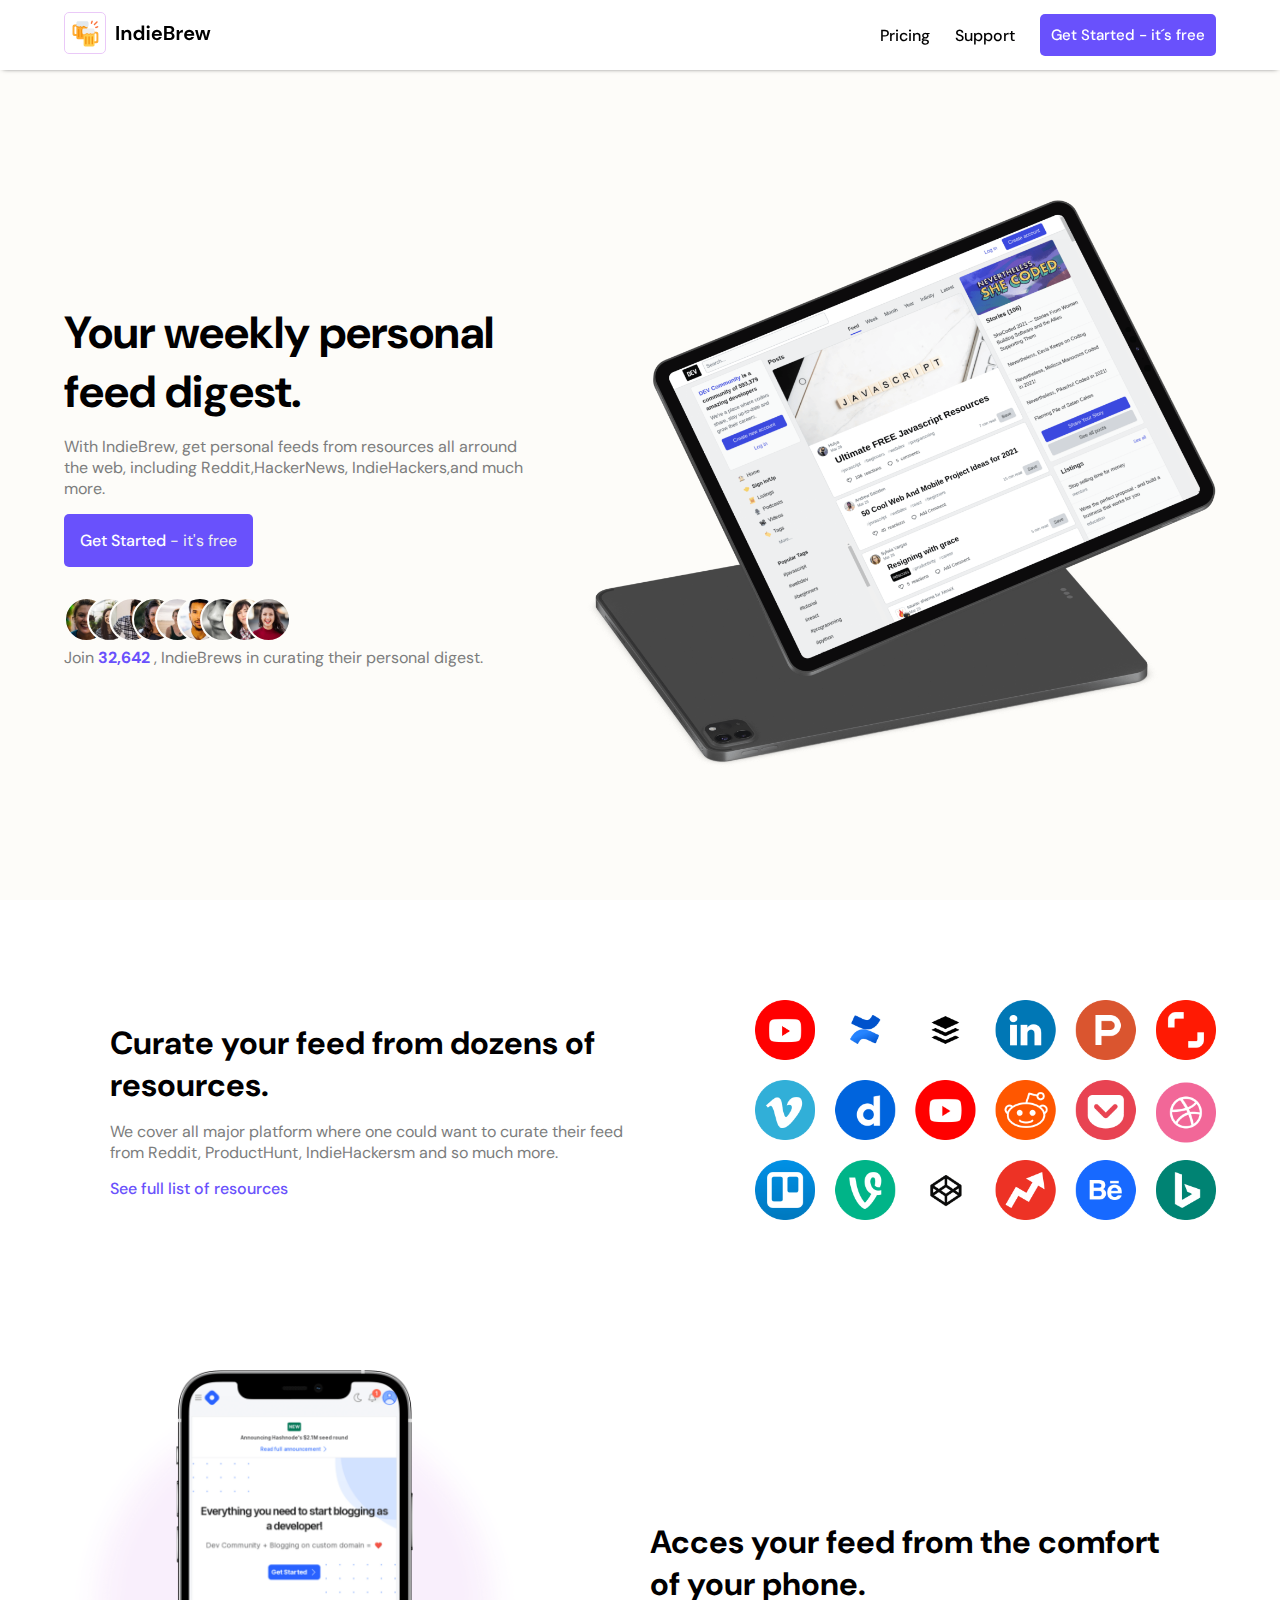
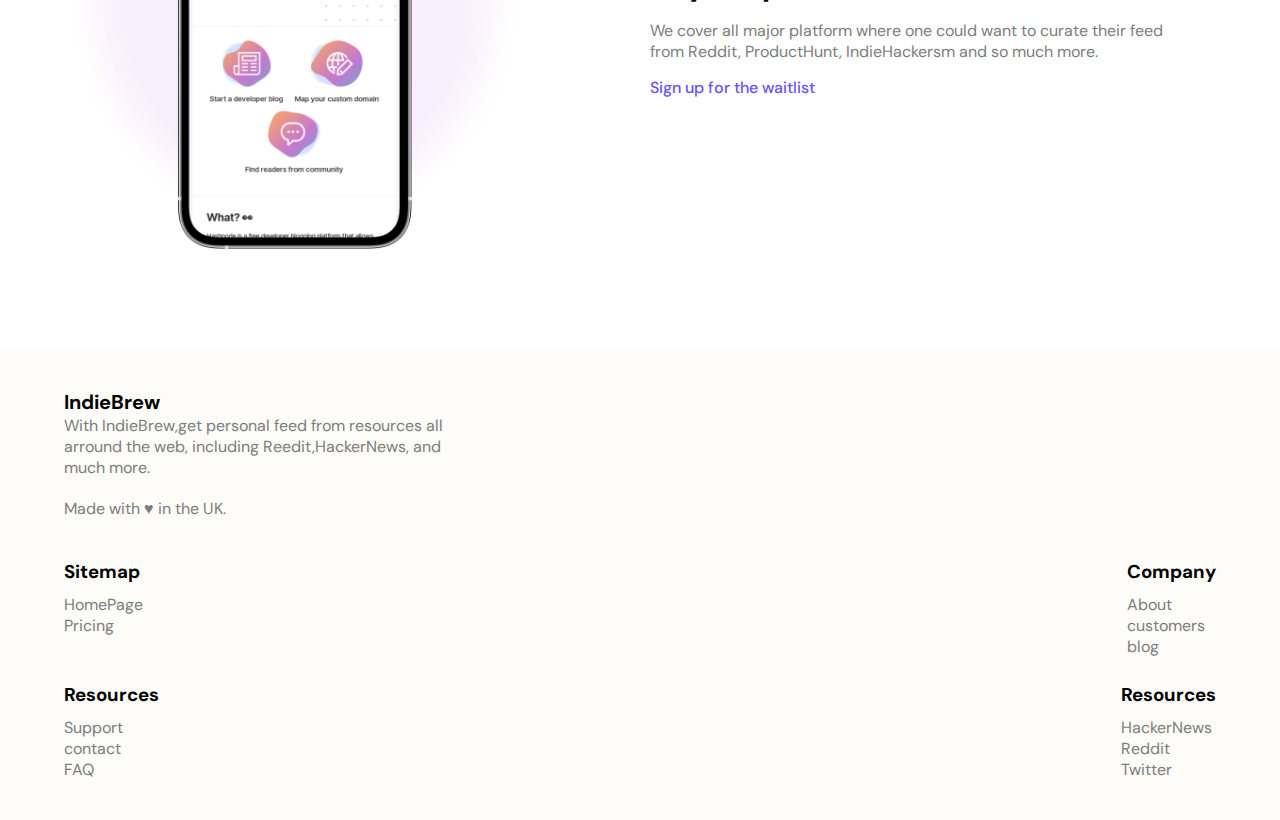
<file: index.html>
<!DOCTYPE html>
<html lang="en">
<head>
  <meta charset="UTF-8">
  <meta http-equiv="X-UA-Compatible" content="IE=edge">
  <meta name="viewport" content="width=device-width, initial-scale=1.0">
  <title>Indie Brew Landing Page</title>
  <link rel="stylesheet" href="https://cdnjs.cloudflare.com/ajax/libs/font-awesome/6.2.0/css/all.min.css" integrity="sha512-xh6O/CkQoPOWDdYTDqeRdPCVd1SpvCA9XXcUnZS2FmJNp1coAFzvtCN9BmamE+4aHK8yyUHUSCcJHgXloTyT2A==" crossorigin="anonymous" referrerpolicy="no-referrer" />

  <link rel="preconnect" href="https://fonts.googleapis.com">
  <link rel="preconnect" href="https://fonts.gstatic.com" crossorigin>
  <link href="https://fonts.googleapis.com/css2?family=DM+Sans:wght@400;500;700&display=swap" rel="stylesheet">

  <link rel="stylesheet" href="assets/css/index.css">


</head>
<body>
  <!--  HEADER   -->
  <header class="header">
      <a href="#" class="header__logo">
        <img src="assets/svg/Logo.svg" alt="image logo brand">
      </a>
      <input type="checkbox" id="check-menu" class="checkbox">
      <label for="check-menu" class="header__menu"></label>
      
      <nav class="header__nav">
        <ul class="links">
          <li class="links__item">
            <a href="#" class="link">Pricing</a>
          </li>
          <li class="links__item">
            <a href="#" class="link">Support</a>
          </li>
          <li class="links__item">
            <a href="#" class="cta-sm">Get Started
              <span>  - it´s free</span>
            </a>
          </li>
        </ul>
      </nav>
  </header> 

    <!-- HERO -->
    <section class="hero container">
        <img class="hero__image" src="assets/img/Feed Mockup.png" alt="hero image">
        <div class="hero__content">
          <h1 class="title">Your weekly personal feed digest.</h1>
          <p class="paragraph">With IndieBrew, get personal feeds from
            resources all arround the web, including Reddit,HackerNews,
            IndieHackers,and much more.
          </p>
          <a href="./formulario.html" class="cta">Get Started 
            <span>- it's free</span>
          </a>
          <div class="hero__users">
            <img class="user__img" src="assets/svg/User Avatars.svg" alt="user avatar image">
            <p class="paragraph">Join <span>32,642</span> , IndieBrews in curating their
            personal digest.
            </p>
          </div>

      </div>
    </section>   

    <!-- MAIN  -->
    <main class="main ">
      
      <!-- Social Feed -->
      <section class="feed container">
          <img class="feed__img" src="assets/img/Social Media Icons.png" alt="social icons image">
        <div class="content">
          <h2 class="subtitle">Curate your feed from dozens of resources.</h2>
          <p class="paragraph">We cover all major platform where one could
            want to curate their feed from Reddit, ProductHunt, IndieHackersm and
            so much more.
          </p>
          <a href="#" class="cta-l">
            See full list of resources 
            <i class="fa-solid fa-arrow-right-long"></i>
          </a>
        </div>
      </section>  

      <!--Access -->
      <section class="access container">
          <img class="access__img" src="assets/img/Phone Mockup.png" alt="phone icon image">
        <div class="content">
          <h2 class="subtitle">Acces your feed from the comfort of your phone.</h2>
          <p class="paragraph">We cover all major platform where one could
            want to curate their feed from Reddit, ProductHunt, IndieHackersm and
            so much more.
          </p>
          <a href="#" class="cta-l">
            Sign up for the waitlist
            <i class="fa-solid fa-arrow-right-long"></i>
          </a>
        </div>
      </section>  
    </main>

    <!-- FOOTER -->
    <footer class="footer">
      <div class="container">
        <div class="footer__info">
          <h3 class="title-sm">IndieBrew</h3>
          <p class="paragraph">With IndieBrew,get personal feed from resources all arround the web, including Reedit,HackerNews,
            and much more.</p>
          <p class="paragraph">Made with ♥ in the UK.</p>
        </div>
  
        <nav class="footer__nav">
          <ul class="nav__links">
            <h3 class="nav__title">Sitemap</h3>
            <li class="nav__item">HomePage</li>
            <li class="nav__item">Pricing</li>
          </ul>
          <ul class="nav__links">
            <h3 class="nav__title">Company</h3>
            <li class="nav__item">About</li>
            <li class="nav__item">customers</li>
            <li class="nav__item">blog</li>
          </ul>
          <ul class="nav__links">
            <h3 class="nav__title">Resources</h3>
            <li class="nav__item">Support</li>
            <li class="nav__item">contact</li>
            <li class="nav__item">FAQ</li>
          </ul>
          <ul class="nav__links">
            <h3 class="nav__title">Resources</h3>
            <li class="nav__item">HackerNews</li>
            <li class="nav__item">Reddit</li>
            <li class="nav__item">Twitter</li>
          </ul>
        </nav>

      </div>
    </footer>
</body>
</html>
</file>
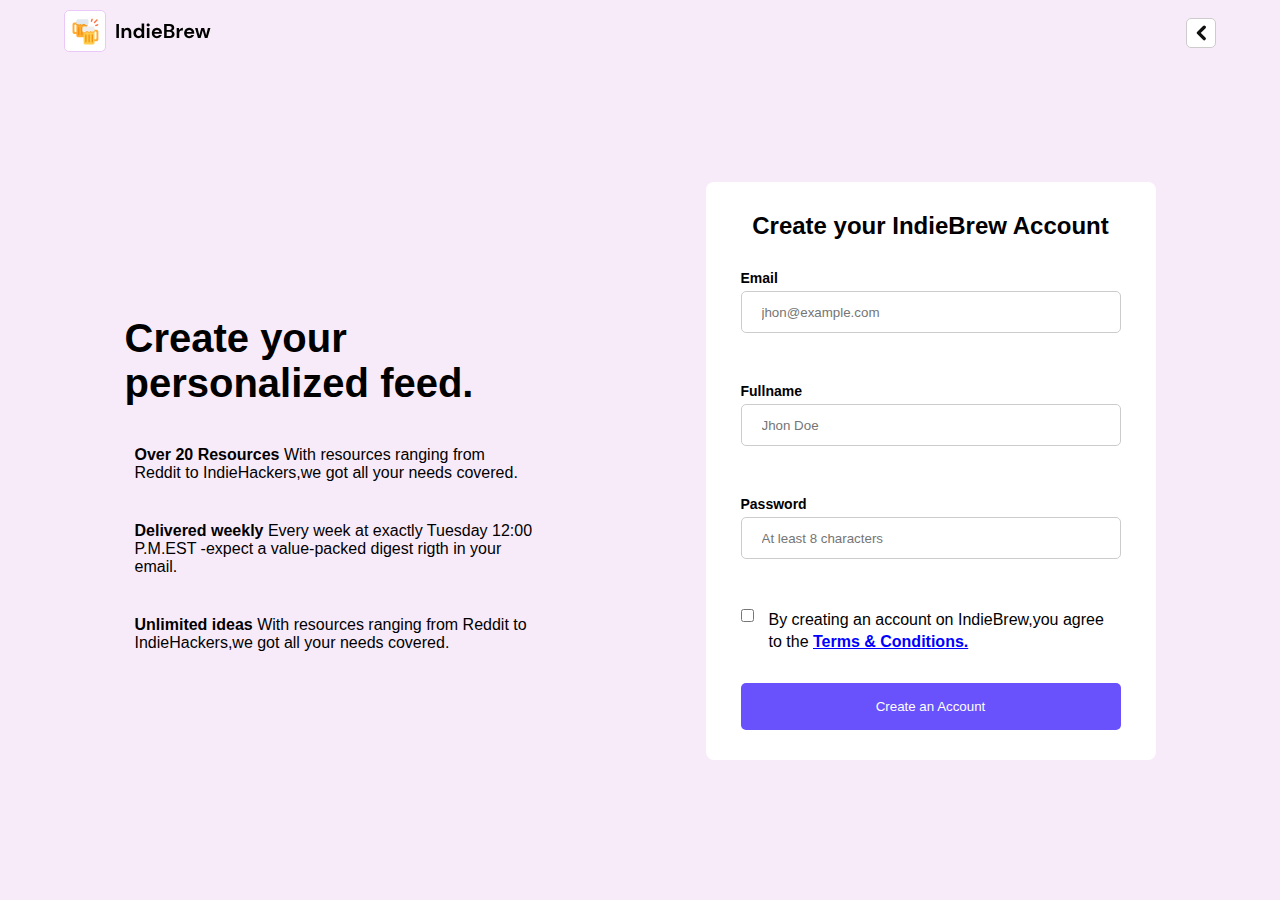
<file: formulario.html>
<!DOCTYPE html>
<html lang="en">
<head>
  <meta charset="UTF-8">
  <meta http-equiv="X-UA-Compatible" content="IE=edge">
  <meta name="viewport" content="width=device-width, initial-scale=1.0">
  <title>Formulario</title>
  <link rel="stylesheet" href="https://cdnjs.cloudflare.com/ajax/libs/font-awesome/6.2.0/css/all.min.css" integrity="sha512-xh6O/CkQoPOWDdYTDqeRdPCVd1SpvCA9XXcUnZS2FmJNp1coAFzvtCN9BmamE+4aHK8yyUHUSCcJHgXloTyT2A==" crossorigin="anonymous" referrerpolicy="no-referrer" />

  <link rel="stylesheet" href="assets/css/index.css">
</head>
<body class="body__sign">
  <header class="header__sign">
    <a href="#" class="header__logo">
      <img src="assets/svg/Logo.svg" alt="">
    </a>
    <a href="index.html" class="back">
      <img src="assets/svg/Back Arrow.svg" alt="">
    </a>
  </header>
  <main class="main__sign">
    <div class="container">
      <section class="contenido">
        <h1 class="title">Create your personalized feed.</h1>
        <div class="options">
          <div class="option">
            <i class="fa-solid fa-comments-dollar"></i>
            <p class="paragraph">
              <span class="bold">Over 20 Resources</span>
              With resources ranging from Reddit to 
              IndieHackers,we got all your needs covered.
            </p>
          </div>
          <div class="option">
            <i class="fa-solid fa-newspaper"></i>
            <p class="paragraph">
              <span class="bold">Delivered weekly</span>
              Every week at exactly Tuesday 12:00 P.M.EST -expect
              a value-packed digest rigth in your email.
            </p>
          </div>
          <div class="option">
            <i class="fa-solid fa-sun"></i>
            <p class="paragraph">
              <span class="bold">Unlimited ideas</span>
              With resources ranging from Reddit to 
              IndieHackers,we got all your needs covered.
            </p>
          </div>
        </div>
      </section>

      <form action="#" class="formulario" id="formulario">
        <h2 class="subtitle">Create your IndieBrew Account</h2>
        <div class="input">
          <label for="email">Email</label>
          <input type="email" id="email" placeholder="jhon@example.com">
          <small>Valor</small>
        </div>
        <div class="input">
          <label for="name">Fullname</label>
          <input type="text" id="name" placeholder="Jhon Doe">
          <small>Valor</small>
        </div>
        <div class="input">
          <label for="password">Password</label>
          <input type="password" 
            id="password"
            placeholder="At least 8 characters"
          >
          <small>Valor</small>
        </div>
        <div class="input-check">
          <input type="checkbox">
          <p>By creating an account on IndieBrew,you agree to the
            <a href="#">Terms & Conditions.</a>
          </p>
        </div>
        <button  class="cta" type="submit" id="btnCreate">Create an Account</button>
      </form>
    </div>
  </main>
  
</body>
<script src="assets/js/formulario.js"></script>
</html>
</file>
<file: assets/css/index.css>
.container {
  max-inline-size: 130rem;
  margin-inline: auto;
  width: 100%;
}

.cta {
  display: inline-block;
  padding: 1.5rem;
  color: white;
  background-color: rgb(105, 81, 252);
  text-decoration: none;
  border-radius: 0.5rem;
  border: none;
  border: 1px solid transparent;
  font-weight: 500;
}
.cta-sm {
  display: inline-block;
  padding: 1.5rem;
  color: white;
  background-color: rgb(105, 81, 252);
  text-decoration: none;
  border-radius: 0.5rem;
  border: none;
  border: 1px solid transparent;
  font-size: 1.5rem;
  padding: 1rem;
}
.cta-sm:hover {
  border: 1px solid violet;
  background-color: transparent;
  color: rgb(105, 81, 252);
}
.cta-sm:hover span {
  color: rgb(105, 81, 252);
}
.cta span {
  font-weight: 400;
  color: #eee;
}
.cta:hover {
  border: 1px solid violet;
  background-color: transparent;
  color: rgb(105, 81, 252);
}
.cta:hover span {
  color: rgb(105, 81, 252);
}

.content {
  max-inline-size: 52rem;
  margin-inline: auto;
  display: flex;
  flex-direction: column;
  justify-content: center;
  align-items: center;
  gap: 1.5rem;
  align-items: flex-start;
}
.content .subtitle {
  font-size: 3.2rem;
  color: rgb(1, 0, 1);
}
.content .cta-l {
  text-decoration: none;
  color: rgb(105, 81, 252);
  font-weight: 500;
  transition: all 0.3s;
}
.content .cta-l i {
  font-size: 1.2rem;
}
.content .cta-l:hover {
  letter-spacing: 1px;
}

.option {
  display: flex;
  flex-direction: row;
  justify-content: center;
  align-items: center;
  gap: 1rem;
  align-items: flex-start;
}
.option .paragraph {
  color: rgb(1, 0, 1);
}
.option .paragraph .bold {
  font-weight: 600;
  color: rgb(1, 0, 1);
}

html {
  box-sizing: border-box;
  font-size: 62.5%;
}

*,
*:before,
*:after {
  box-sizing: inherit;
  margin: 0;
  padding: 0;
}

body {
  font-size: 1.6rem;
  font-family: "DM Sans", sans-serif;
  color: rgb(124, 125, 125);
  background-color: rgb(253, 252, 249);
}

.body__sign {
  background-color: rgb(248, 235, 249);
}

.header {
  padding-top: 2rem;
  padding-inline: 5%;
  background-color: rgb(253, 252, 249);
  display: flex;
  flex-direction: row;
  justify-content: center;
  align-items: center;
  gap: 1rem;
  justify-content: space-between;
}
.header .checkbox {
  display: none;
}
.header .checkbox:checked ~ .header__nav {
  left: 0;
  transition: all 0.3s;
}
.header .checkbox:checked ~ .header__menu {
  background-image: url("../svg/xmark-solid.svg");
}
.header__menu {
  width: 20px;
  height: 20px;
  background-image: url("../svg/menu.svg");
  background-repeat: no-repeat;
  background-size: contain;
  background-position: center;
  cursor: pointer;
}
.header__nav {
  display: block;
  width: 85%;
  margin-inline: auto;
  text-align: center;
  width: 90%;
  position: absolute;
  left: -200%;
  right: 0;
  top: 80px;
  height: 50vh;
  background-color: white;
  border-radius: 0.8rem;
}
.header__nav .links {
  height: 100%;
  display: flex;
  justify-content: space-around;
  flex-direction: column;
  font-weight: 500;
}
.header__nav .links__item {
  list-style: none;
}
.header__nav .links__item .link {
  text-decoration: none;
  color: rgb(1, 0, 1);
}
.header__nav .links__item .link:hover {
  text-decoration: underline;
}
.header__sign {
  padding-block: 1rem;
  padding-inline: 5%;
  display: flex;
  flex-direction: row;
  justify-content: center;
  align-items: center;
  gap: 1rem;
  justify-content: space-between;
}
.header__sign .back {
  border: 1px solid #ccc;
  background-color: white;
  border-radius: 0.5rem;
  text-align: center;
  width: 30px;
  height: 30px;
  display: flex;
  align-items: center;
  justify-content: center;
}
.header__sign .back:hover {
  border: 1px solid blue;
}
.header__sign .back img {
  width: 10px;
}

.hero {
  height: 92vh;
  padding-inline: 5%;
  display: flex;
  flex-direction: column;
  justify-content: center;
  align-items: center;
  gap: 4rem;
  background-color: rgb(253, 252, 249);
}
.hero__image {
  max-width: 80%;
  display: block;
}
.hero__content {
  display: flex;
  flex-direction: column;
  justify-content: center;
  align-items: center;
  gap: 1.5rem;
  align-items: flex-start;
}
.hero__content .title {
  font-size: 4rem;
  color: rgb(1, 0, 1);
}
.hero__users {
  margin-top: 1.5rem;
}
.hero__users .paragraph span {
  color: rgb(105, 81, 252);
  font-weight: 700;
}

.main {
  padding-block: 4rem;
  display: grid;
  gap: 5rem;
  background-color: white;
}
.main .feed {
  padding-inline: 5%;
  display: flex;
  flex-direction: column;
  justify-content: center;
  align-items: center;
  gap: 2.5rem;
}
.main .feed__img {
  max-width: 80%;
}
.main .access {
  padding-inline: 5%;
  display: flex;
  flex-direction: column;
  justify-content: center;
  align-items: center;
  gap: 2.5rem;
}
.main .access__img {
  max-width: 80%;
}
.main__sign {
  padding-inline: 5%;
  padding-bottom: 2rem;
}
.main__sign .container {
  display: flex;
  flex-direction: column;
  justify-content: center;
  align-items: center;
  gap: 5rem;
  min-height: 90vh;
}
.main__sign .container .contenido {
  margin-inline: auto;
  max-width: 41rem;
  padding-top: 2.5rem;
}
.main__sign .container .contenido .title {
  color: rgb(1, 0, 1);
  padding-bottom: 2rem;
}
.main__sign .container .contenido .options {
  display: flex;
  flex-direction: column;
  justify-content: center;
  align-items: center;
  gap: 2rem;
}
.main__sign .container .formulario {
  margin-inline: auto;
  max-width: 45rem;
  border-radius: 0.8rem;
  background-color: white;
  padding: 3rem 3.5rem;
  display: flex;
  flex-direction: column;
  justify-content: center;
  align-items: center;
  gap: 2rem;
}
.main__sign .container .formulario .subtitle {
  color: rgb(1, 0, 1);
}
.main__sign .container .formulario .input {
  display: flex;
  flex-direction: column;
  justify-content: center;
  align-items: center;
  gap: 0.5rem;
  width: 100%;
  align-items: flex-start;
}
.main__sign .container .formulario .input label {
  color: rgb(1, 0, 1);
  font-weight: 600;
  font-size: 1.4rem;
}
.main__sign .container .formulario .input input {
  width: 100%;
  padding: 1.25rem 2rem;
  border: 1px solid #ccc;
  border-radius: 0.5rem;
}
.main__sign .container .formulario .input-check {
  display: flex;
  flex-direction: row;
  justify-content: center;
  align-items: center;
  gap: 1.5rem;
  align-items: flex-start;
  color: rgb(1, 0, 1);
}
.main__sign .container .formulario .input-check p {
  line-height: 2.2rem;
}
.main__sign .container .formulario .input-check p a {
  color: blue;
  font-weight: 700;
}
.main__sign .container .formulario .input small {
  color: red;
  font-style: italic;
  font-weight: 600;
  opacity: 0;
}
.main__sign .container .formulario .input.error input {
  border: 1px solid red;
}
.main__sign .container .formulario .input.success input {
  border: 1px solid blue;
}
.main__sign .container .formulario .cta {
  width: 100%;
  text-align: center;
  cursor: pointer;
}

.footer {
  padding-block: 4rem;
  padding-inline: 5%;
  background-color: rgb(253, 252, 249);
  display: grid;
  gap: 3rem;
}
.footer__info {
  max-inline-size: 40rem;
}
.footer__info .title-sm {
  font-size: 2rem;
  color: rgb(1, 0, 1);
}
.footer__info .paragraph:nth-of-type(2) {
  margin-top: 2rem;
}
.footer__nav {
  margin-top: 4rem;
  display: grid;
  grid-template-columns: repeat(2, 1fr);
  row-gap: 2.5rem;
  align-content: space-around;
  justify-content: space-evenly;
}
.footer__nav .nav__links {
  list-style: none;
}
.footer__nav .nav__links:nth-of-type(2), .footer__nav .nav__links:nth-of-type(4) {
  justify-self: end;
}
.footer__nav .nav__links .nav__title {
  color: rgb(1, 0, 1);
  font-weight: 700;
  padding-bottom: 1rem;
}
.footer__nav .nav__links .nav__item {
  max-width: 9rem;
}
.footer__nav .nav__links .nav__item:hover {
  text-decoration: underline;
  cursor: pointer;
}

@media (min-width: 700px) {
  .header {
    background-color: white;
    position: fixed;
    z-index: 100;
    width: 100%;
    padding-bottom: 1rem;
    padding-top: 1rem;
    box-shadow: 0px 1px 5px -3px rgba(0, 0, 0, 0.99);
  }
  .header__logo {
    width: 40%;
  }
  .header__menu {
    display: none;
  }
  .header__nav {
    width: 50%;
    display: flex;
    position: relative;
    height: 50px;
    top: 0;
    left: 0;
    background-color: transparent;
  }
  .header__nav .links {
    flex-direction: row;
    justify-content: space-between;
    align-items: center;
    width: 100%;
  }
}

@media (min-width: 700px) {
  .hero {
    height: 100vh;
    padding-top: 7rem;
  }
  .hero__image {
    max-width: 55%;
  }
}

@media (min-width: 700px) {
  .main {
    margin-block: 10rem;
    gap: 10rem;
  }
  .main .feed {
    gap: 8rem;
  }
  .main .feed__img {
    max-width: 60%;
  }
  .main .access {
    gap: 8rem;
  }
  .main .access__img {
    max-width: 50%;
  }
}

@media (min-width: 1024px) {
  .header__nav {
    width: 60%;
  }
  .header__nav .links {
    justify-content: end;
    gap: 2.5rem;
  }
}

@media (min-width: 1024px) {
  .hero {
    flex-direction: row-reverse;
  }
  .hero__content .title {
    font-size: 4.5rem;
  }
}

@media (min-width: 1024px) {
  .main {
    padding-block: 10rem;
    margin: 0;
    gap: 15rem;
  }
  .main .feed {
    flex-direction: row-reverse;
  }
  .main .feed__img {
    max-width: 40%;
  }
  .main .access {
    flex-direction: row;
  }
  .main .access__img {
    max-width: 40%;
  }
  .main__sign .container {
    height: 90vh;
    flex-direction: row;
  }
  .main__sign .container .contenido .title {
    font-size: 4rem;
    padding-bottom: 4rem;
  }
  .main__sign .container .contenido .options {
    gap: 4rem;
  }
  .main__sign .container .formulario {
    gap: 3rem;
  }
}

@media (min-width: 1300px) {
  .header {
    padding-inline: 16%;
  }
  .header__sign {
    padding-inline: 16%;
  }
}

@media (min-width: 1300px) {
  .footer {
    margin-top: 0;
  }
  .footer .container {
    display: grid;
  }
  .footer .container .footer__info {
    grid-column: 1/2;
  }
  .footer .container .footer__nav {
    margin: 0;
    grid-column: 2/3;
  }
}

/*# sourceMappingURL=index.css.map */
</file>
